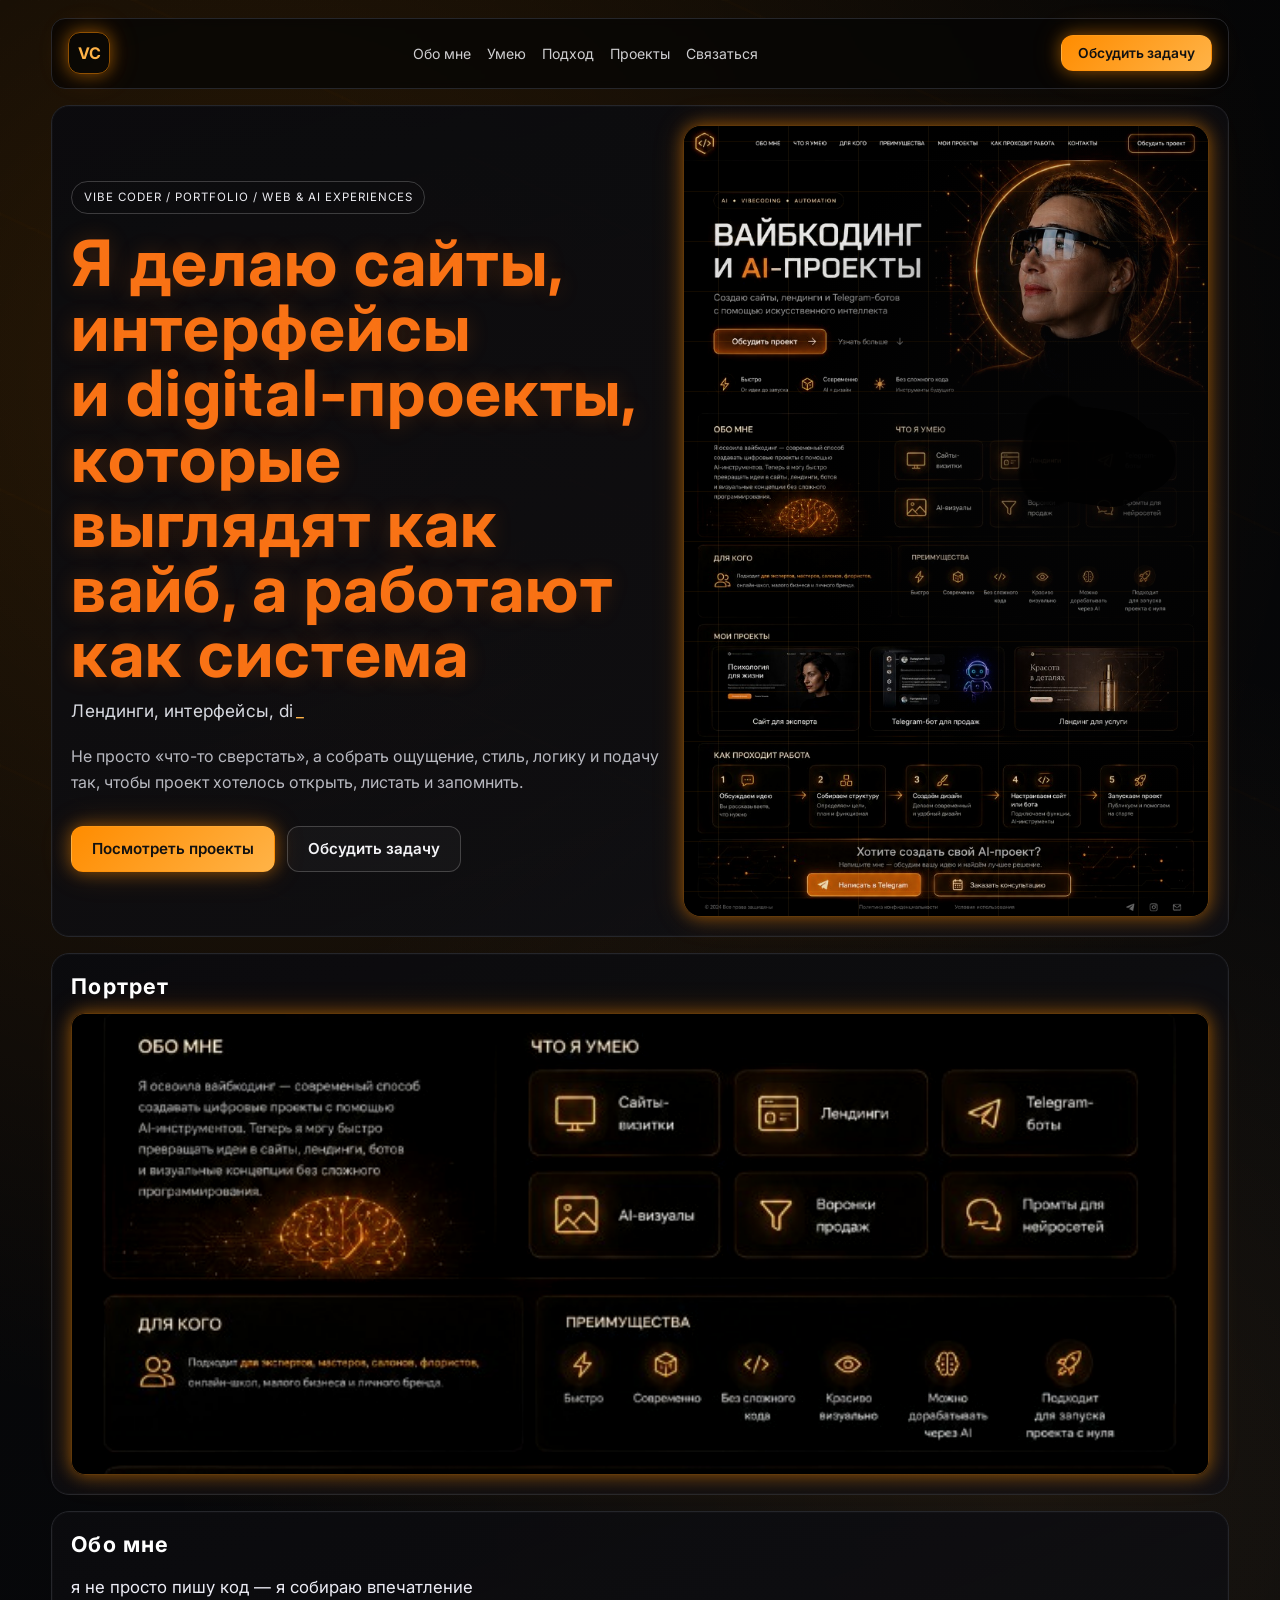
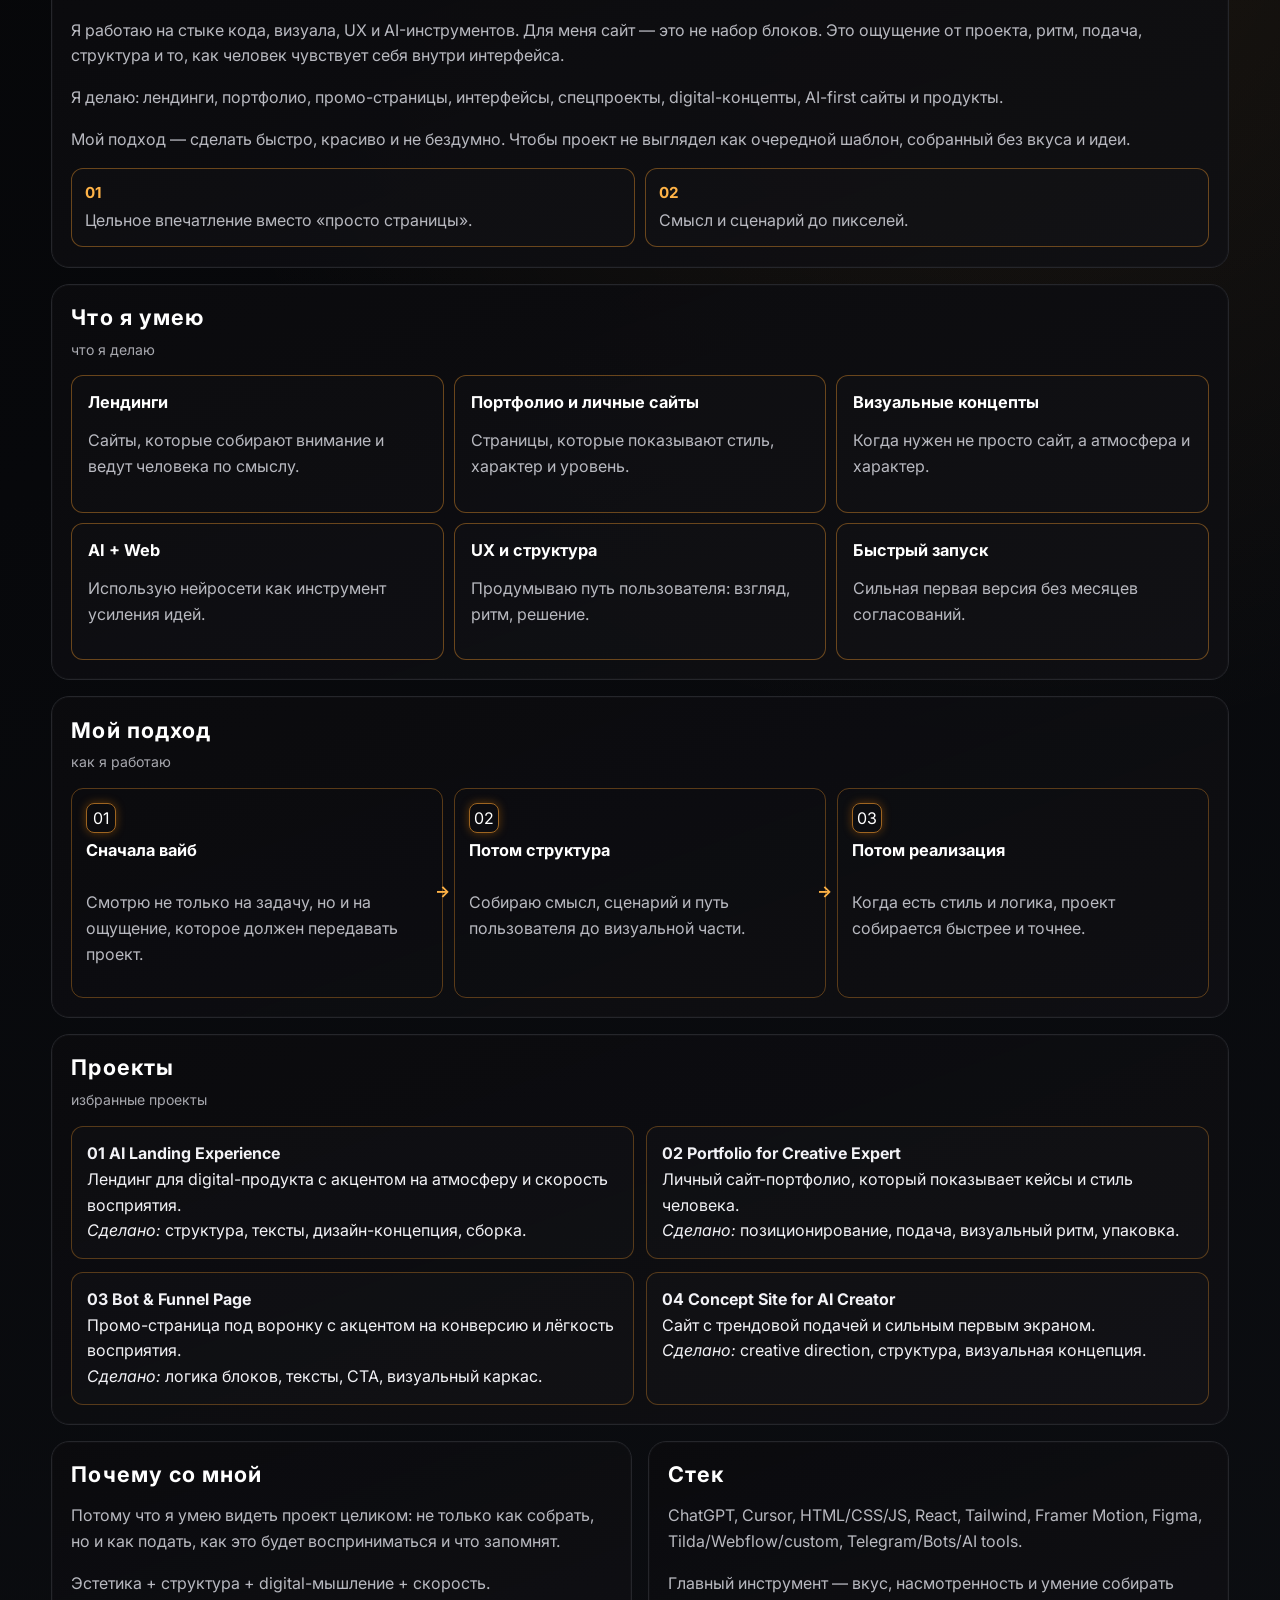
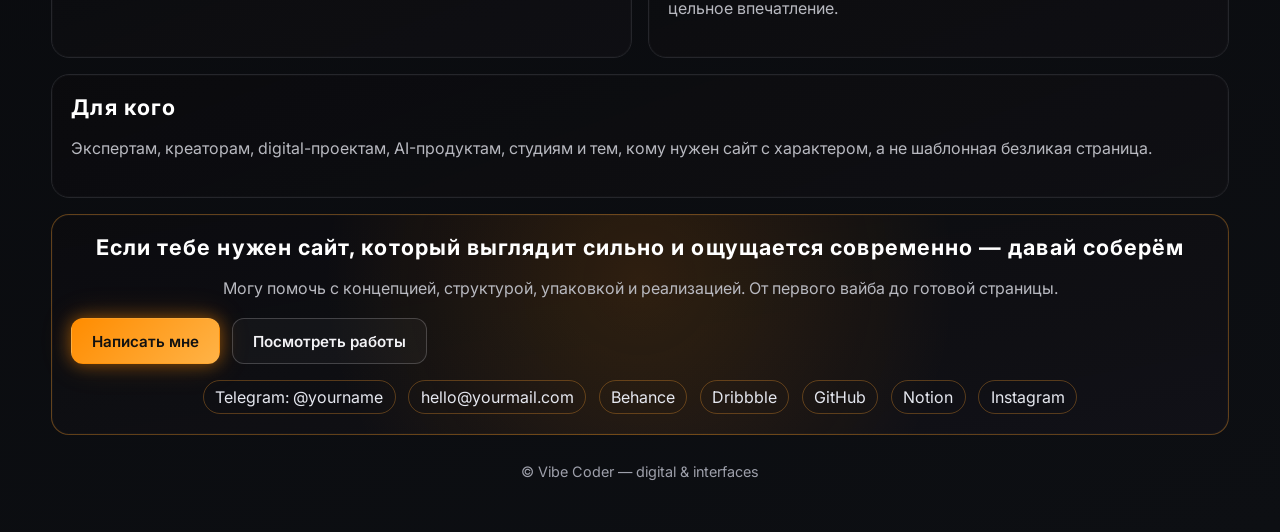
<file: index.html>
<!doctype html>
<html lang="ru">
  <head>
    <meta charset="UTF-8" />
    <meta name="viewport" content="width=device-width, initial-scale=1.0" />
    <title>Вайбкодинг и AI-проекты</title>
    <link rel="preconnect" href="https://fonts.googleapis.com" />
    <link rel="preconnect" href="https://fonts.gstatic.com" crossorigin />
    <link
      href="https://fonts.googleapis.com/css2?family=Inter:wght@400;500;600;700;800&display=swap"
      rel="stylesheet"
    />
    <link rel="stylesheet" href="styles.css" />
  </head>
  <body>
    <div class="tech-overlay" aria-hidden="true"></div>
    <div class="container">
      <header class="site-header reveal">
        <a class="logo" href="#">
          <span class="logo-mark">VC</span>
        </a>
        <nav class="main-nav">
          <a href="#about">Обо мне</a>
          <a href="#skills">Умею</a>
          <a href="#approach">Подход</a>
          <a href="#projects">Проекты</a>
          <a href="#contacts">Связаться</a>
        </nav>
        <a class="btn btn-primary btn-sm" href="#contacts">Обсудить задачу</a>
      </header>

      <main>
        <section class="hero card reveal">
          <div class="hero-left">
            <p class="badge">vibe coder / portfolio / web &amp; ai experiences</p>
            <h1 class="hero-title">
              <span class="gradient-text">Я делаю сайты, интерфейсы</span><br />
              <span class="gradient-text">и digital-проекты, которые</span><br />
              <span class="gradient-text">выглядят как вайб, а работают как система</span>
            </h1>
            <p class="typed-line">
              <span id="hero-typed"></span><span class="typed-cursor">_</span>
            </p>
            <p class="hero-subtitle">
              Не просто «что-то сверстать», а собрать ощущение, стиль, логику и подачу так, чтобы
              проект хотелось открыть, листать и запомнить.
            </p>
            <div class="hero-actions">
              <a class="btn btn-primary" href="#projects">Посмотреть проекты</a>
              <a class="btn btn-ghost" href="#contacts">Обсудить задачу</a>
            </div>
          </div>
          <div class="hero-right">
            <div class="portrait-wrap">
              <div class="neon-ring" aria-hidden="true"></div>
              <img
                src="Image/hero-reference.png"
                alt="Портрет"
              />
              <div class="glasses-mask" aria-hidden="true"></div>
              <div class="chip-lines" aria-hidden="true"></div>
            </div>
          </div>
        </section>

        <section class="card reveal portrait-block">
          <h2>Портрет</h2>
          <div class="portrait-inline">
            <img src="Image/hero-reference.png" alt="Портрет Vibe Coder" />
          </div>
        </section>

        <section id="about" class="card reveal">
          <h2>Обо мне</h2>
          <p class="lead">я не просто пишу код — я собираю впечатление</p>
          <p>
            Я работаю на стыке кода, визуала, UX и AI-инструментов. Для меня сайт — это не набор
            блоков. Это ощущение от проекта, ритм, подача, структура и то, как человек чувствует
            себя внутри интерфейса.
          </p>
          <p>Я делаю: лендинги, портфолио, промо-страницы, интерфейсы, спецпроекты, digital-концепты, AI-first сайты и продукты.</p>
          <p>
            Мой подход — сделать быстро, красиво и не бездумно. Чтобы проект не выглядел как
            очередной шаблон, собранный без вкуса и идеи.
          </p>
          <div class="two-notes">
            <article class="note-card"><span>01</span><p>Цельное впечатление вместо «просто страницы».</p></article>
            <article class="note-card"><span>02</span><p>Смысл и сценарий до пикселей.</p></article>
          </div>
        </section>

        <section id="skills" class="card reveal">
          <h2>Что я умею</h2>
          <p class="section-mini">что я делаю</p>
          <div class="skills-grid">
            <article class="skill-card"><h3>Лендинги</h3><p>Сайты, которые собирают внимание и ведут человека по смыслу.</p></article>
            <article class="skill-card"><h3>Портфолио и личные сайты</h3><p>Страницы, которые показывают стиль, характер и уровень.</p></article>
            <article class="skill-card"><h3>Визуальные концепты</h3><p>Когда нужен не просто сайт, а атмосфера и характер.</p></article>
            <article class="skill-card"><h3>AI + Web</h3><p>Использую нейросети как инструмент усиления идей.</p></article>
            <article class="skill-card"><h3>UX и структура</h3><p>Продумываю путь пользователя: взгляд, ритм, решение.</p></article>
            <article class="skill-card"><h3>Быстрый запуск</h3><p>Сильная первая версия без месяцев согласований.</p></article>
          </div>
        </section>

        <section id="approach" class="card reveal">
          <h2>Мой подход</h2>
          <p class="section-mini">как я работаю</p>
          <div class="approach-grid">
            <article class="step"><span>01</span><h3>Сначала вайб</h3><p>Смотрю не только на задачу, но и на ощущение, которое должен передавать проект.</p></article>
            <article class="step"><span>02</span><h3>Потом структура</h3><p>Собираю смысл, сценарий и путь пользователя до визуальной части.</p></article>
            <article class="step"><span>03</span><h3>Потом реализация</h3><p>Когда есть стиль и логика, проект собирается быстрее и точнее.</p></article>
          </div>
        </section>

        <section id="projects" class="card reveal">
          <h2>Проекты</h2>
          <p class="section-mini">избранные проекты</p>
          <div class="projects-grid projects-list">
            <article class="project-card"><p><strong>01 AI Landing Experience</strong><br />Лендинг для digital-продукта с акцентом на атмосферу и скорость восприятия.<br /><em>Сделано:</em> структура, тексты, дизайн-концепция, сборка.</p></article>
            <article class="project-card"><p><strong>02 Portfolio for Creative Expert</strong><br />Личный сайт-портфолио, который показывает кейсы и стиль человека.<br /><em>Сделано:</em> позиционирование, подача, визуальный ритм, упаковка.</p></article>
            <article class="project-card"><p><strong>03 Bot &amp; Funnel Page</strong><br />Промо-страница под воронку с акцентом на конверсию и лёгкость восприятия.<br /><em>Сделано:</em> логика блоков, тексты, CTA, визуальный каркас.</p></article>
            <article class="project-card"><p><strong>04 Concept Site for AI Creator</strong><br />Сайт с трендовой подачей и сильным первым экраном.<br /><em>Сделано:</em> creative direction, структура, визуальная концепция.</p></article>
          </div>
        </section>

        <section class="grid-2 reveal">
          <article class="card">
            <h2>Почему со мной</h2>
            <p>Потому что я умею видеть проект целиком: не только как собрать, но и как подать, как это будет восприниматься и что запомнят.</p>
            <p>Эстетика + структура + digital-мышление + скорость.</p>
          </article>
          <article class="card">
            <h2>Стек</h2>
            <p>ChatGPT, Cursor, HTML/CSS/JS, React, Tailwind, Framer Motion, Figma, Tilda/Webflow/custom, Telegram/Bots/AI tools.</p>
            <p>Главный инструмент — вкус, насмотренность и умение собирать цельное впечатление.</p>
          </article>
        </section>

        <section class="card reveal">
          <h2>Для кого</h2>
          <p>
            Экспертам, креаторам, digital-проектам, AI-продуктам, студиям и тем, кому нужен сайт с
            характером, а не шаблонная безликая страница.
          </p>
        </section>

        <section id="contacts" class="card cta reveal">
          <h2>Если тебе нужен сайт, который выглядит сильно и ощущается современно — давай соберём</h2>
          <p>Могу помочь с концепцией, структурой, упаковкой и реализацией. От первого вайба до готовой страницы.</p>
          <div class="hero-actions">
            <a class="btn btn-primary" href="#">Написать мне</a>
            <a class="btn btn-ghost" href="#projects">Посмотреть работы</a>
          </div>
          <div class="contacts-list">
            <a href="#">Telegram: @yourname</a>
            <a href="#">hello@yourmail.com</a>
            <a href="#">Behance</a>
            <a href="#">Dribbble</a>
            <a href="#">GitHub</a>
            <a href="#">Notion</a>
            <a href="#">Instagram</a>
          </div>
        </section>
      </main>

      <footer class="site-footer reveal">
        <span>© Vibe Coder — digital &amp; interfaces</span>
      </footer>
    </div>

    <script src="script.js"></script>
  </body>
</html>
</file>
<file: styles.css>
:root {
  --bg: #050505;
  --bg-soft: #101114;
  --panel: #0c0c0f;
  --line: #25262b;
  --text: #ffffff;
  --muted: #b8b9c0;
  --accent: #ff8c00;
  --accent-soft: #ffb347;
  --glow: 0 0 16px rgba(255, 140, 0, 0.45), 0 0 32px rgba(255, 140, 0, 0.2);
}

* {
  box-sizing: border-box;
}

html,
body {
  margin: 0;
  padding: 0;
  font-family: "Inter", "SF Pro Display", system-ui, sans-serif;
  color: var(--text);
  background:
    radial-gradient(circle at 20% 10%, rgba(255, 140, 0, 0.14), transparent 30%),
    radial-gradient(circle at 80% 40%, rgba(255, 179, 71, 0.08), transparent 35%),
    linear-gradient(160deg, var(--bg) 0%, #07080b 50%, #0d0f13 100%);
  min-height: 100%;
}

body {
  position: relative;
}

.tech-overlay {
  position: fixed;
  inset: 0;
  pointer-events: none;
  background-image:
    linear-gradient(rgba(255, 255, 255, 0.02) 1px, transparent 1px),
    linear-gradient(90deg, rgba(255, 255, 255, 0.02) 1px, transparent 1px),
    repeating-linear-gradient(
      25deg,
      transparent 0 120px,
      rgba(255, 140, 0, 0.05) 121px 123px,
      transparent 124px 250px
    );
  background-size:
    38px 38px,
    38px 38px,
    100% 100%;
  opacity: 0.35;
  z-index: 0;
}

.container {
  width: min(1200px, 92vw);
  margin: 0 auto;
  padding: 1.1rem 0 2.4rem;
  position: relative;
  z-index: 1;
}

.site-header {
  display: flex;
  align-items: center;
  justify-content: space-between;
  gap: 1rem;
  padding: 0.85rem 1rem;
  border: 1px solid var(--line);
  border-radius: 14px;
  background: rgba(5, 5, 5, 0.72);
  backdrop-filter: blur(4px);
  position: sticky;
  top: 10px;
  z-index: 20;
}

.logo {
  text-decoration: none;
  flex-shrink: 0;
}

.logo-mark {
  display: inline-grid;
  place-items: center;
  width: 42px;
  height: 42px;
  border-radius: 12px;
  border: 1px solid rgba(255, 140, 0, 0.55);
  color: var(--accent-soft);
  box-shadow: var(--glow);
  font-weight: 700;
}

.main-nav {
  display: flex;
  align-items: center;
  gap: 1rem;
  flex-wrap: wrap;
  justify-content: center;
}

.main-nav a {
  color: #f1f1f4;
  text-decoration: none;
  font-size: 0.88rem;
  opacity: 0.85;
  transition: 0.2s ease;
}

.main-nav a:hover {
  color: var(--accent-soft);
  opacity: 1;
}

.btn {
  border-radius: 12px;
  padding: 0.8rem 1.25rem;
  text-decoration: none;
  font-weight: 600;
  font-size: 0.95rem;
  transition: transform 0.25s ease, box-shadow 0.25s ease, border-color 0.25s ease;
  border: 1px solid transparent;
}

.btn:hover {
  transform: translateY(-2px);
}

.btn-primary {
  color: #111;
  background: linear-gradient(135deg, var(--accent) 0%, var(--accent-soft) 100%);
  box-shadow: var(--glow);
}

.btn-ghost {
  color: #f3f3f6;
  border-color: rgba(255, 255, 255, 0.2);
  background: rgba(255, 255, 255, 0.03);
}

.btn-ghost:hover {
  border-color: rgba(255, 179, 71, 0.7);
  box-shadow: 0 0 20px rgba(255, 140, 0, 0.18);
}

.btn-sm {
  padding: 0.55rem 1rem;
  font-size: 0.86rem;
}

main {
  margin-top: 1rem;
  display: grid;
  gap: 1rem;
}

.card {
  border: 1px solid var(--line);
  border-radius: 18px;
  padding: 1.2rem;
  background: linear-gradient(160deg, rgba(11, 11, 14, 0.96), rgba(16, 16, 20, 0.85));
  box-shadow: 0 0 0 1px rgba(255, 255, 255, 0.02) inset;
}

.hero {
  display: grid;
  grid-template-columns: 1.06fr 0.94fr;
  gap: 1.2rem;
  align-items: stretch;
  min-height: 520px;
}

.hero-left {
  display: flex;
  flex-direction: column;
  justify-content: center;
}

.badge {
  display: inline-flex;
  width: fit-content;
  font-size: 0.72rem;
  letter-spacing: 0.09em;
  text-transform: uppercase;
  color: #ececf1;
  border: 1px solid rgba(255, 255, 255, 0.2);
  border-radius: 999px;
  padding: 0.38rem 0.7rem;
  margin-bottom: 1rem;
}

h1 {
  margin: 0;
  font-size: clamp(2rem, 5vw, 4.2rem);
  line-height: 1.02;
  letter-spacing: 0.02em;
}

.hero-title .gradient-text {
  display: inline-block;
  background-image: linear-gradient(90deg, #f97316, #f97316, #eab308, #f97316);
  background-size: 300% 100%;
  background-position: 0% 50%;
  -webkit-background-clip: text;
  background-clip: text;
  color: transparent;
  animation: heroGradientShift 20s cubic-bezier(0.42, 0, 0.22, 1) infinite;
  text-shadow: 0 0 22px rgba(249, 115, 22, 0.2);
  animation-play-state: running;
}

.hero-title .gradient-text:nth-child(2) {
  animation-duration: 24s;
  animation-delay: 0.2s;
}

.hero-title .gradient-text:nth-child(4) {
  animation-duration: 28s;
  animation-delay: 0.4s;
}

.hero-title:hover .gradient-text {
  animation-play-state: paused;
}

.typed-line {
  margin: 0.65rem 0 0.2rem;
  min-height: 1.5rem;
  color: #d8dae1;
  font-size: clamp(0.9rem, 1.45vw, 1.08rem);
  letter-spacing: 0.01em;
}

.typed-cursor {
  display: inline-block;
  margin-left: 0.15rem;
  color: var(--accent-soft);
  animation: typedCursorBlink 1.5s ease-in-out infinite;
}

h2 {
  margin: 0 0 0.85rem;
  font-size: clamp(1.05rem, 1.8vw, 1.35rem);
  letter-spacing: 0.05em;
}

h3 {
  margin: 0 0 0.45rem;
  font-size: 1.02rem;
}

.hero-subtitle,
p {
  color: var(--muted);
  line-height: 1.6;
}

.lead {
  color: #ececf5;
  font-size: 1.05rem;
}

.section-mini {
  margin-top: -0.3rem;
  margin-bottom: 0.9rem;
  font-size: 0.88rem;
  text-transform: lowercase;
  opacity: 0.9;
}

.hero-actions {
  display: flex;
  gap: 0.7rem;
  flex-wrap: wrap;
  margin-top: 0.9rem;
}

.quick-points {
  margin-top: 1.2rem;
  display: flex;
  gap: 1rem;
  flex-wrap: wrap;
  color: #ececf4;
}

.quick-points span {
  opacity: 0.95;
}

.hero-right {
  display: flex;
  align-items: center;
  justify-content: center;
}

.portrait-wrap {
  position: relative;
  width: 100%;
  height: 100%;
  min-height: 400px;
  border-radius: 18px;
  overflow: hidden;
  border: 1px solid rgba(255, 140, 0, 0.35);
  box-shadow: var(--glow);
}

.portrait-wrap img {
  width: 100%;
  height: 100%;
  object-fit: cover;
  object-position: center;
  filter: contrast(1.06) saturate(0.95) brightness(0.92);
}

.neon-ring {
  position: absolute;
  inset: 9% 11%;
  border-radius: 50%;
  border: 2px solid rgba(255, 150, 45, 0.75);
  box-shadow: 0 0 32px rgba(255, 140, 0, 0.58), inset 0 0 24px rgba(255, 140, 0, 0.24);
  pointer-events: none;
}

.chip-lines {
  position: absolute;
  inset: 0;
  background:
    repeating-linear-gradient(
      0deg,
      transparent 0 24px,
      rgba(255, 140, 0, 0.07) 24px 25px,
      transparent 25px 50px
    ),
    repeating-linear-gradient(
      90deg,
      transparent 0 34px,
      rgba(255, 179, 71, 0.07) 34px 35px,
      transparent 35px 70px
    );
  mix-blend-mode: screen;
  pointer-events: none;
}

.portrait-wrap::after {
  content: "";
  position: absolute;
  inset: 0;
  pointer-events: none;
  background:
    radial-gradient(
      ellipse at 82% 40%,
      rgba(6, 6, 7, 0.72) 0%,
      rgba(7, 7, 8, 0.5) 16%,
      rgba(10, 10, 11, 0.22) 32%,
      transparent 54%
    );
  z-index: 3;
}

.glasses-mask {
  position: absolute;
  right: 9.8%;
  top: 35.8%;
  width: 24%;
  height: 12%;
  border-radius: 999px;
  background:
    radial-gradient(circle at 15% 50%, rgba(255, 146, 31, 0.1), transparent 54%),
    linear-gradient(96deg, rgba(8, 8, 9, 0.995) 0%, rgba(6, 6, 7, 1) 100%);
  box-shadow: 0 0 8px rgba(255, 140, 0, 0.08), inset 0 0 14px rgba(0, 0, 0, 0.55);
  transform: rotate(7.5deg) scale(1.02);
  pointer-events: none;
  z-index: 5;
  mix-blend-mode: multiply;
  opacity: 0.94;
}

.glasses-mask::after {
  content: "";
  position: absolute;
  right: -14%;
  top: 14%;
  width: 64%;
  height: 66%;
  border-radius: 999px;
  background: linear-gradient(90deg, rgba(7, 7, 8, 1), rgba(5, 5, 6, 1));
  box-shadow: 0 0 6px rgba(255, 140, 0, 0.06);
}

.glasses-mask::before {
  content: "";
  position: absolute;
  left: -6%;
  top: -8%;
  width: 48%;
  height: 116%;
  border-radius: 999px;
  background: radial-gradient(circle at 58% 50%, rgba(255, 151, 36, 0.14), rgba(8, 8, 9, 0.88) 55%, rgba(6, 6, 7, 0.98) 100%);
  filter: blur(1px);
}

.grid-2 {
  display: grid;
  grid-template-columns: 1fr 1fr;
  gap: 1rem;
}

.portrait-inline {
  border: 1px solid rgba(255, 140, 0, 0.35);
  border-radius: 14px;
  overflow: hidden;
  box-shadow: var(--glow);
}

.portrait-inline img {
  display: block;
  width: 100%;
  max-height: 460px;
  object-fit: cover;
  object-position: center;
  filter: contrast(1.05) saturate(0.95);
}

.two-notes {
  margin-top: 0.65rem;
  display: grid;
  grid-template-columns: 1fr 1fr;
  gap: 0.65rem;
}

.note-card {
  border: 1px solid rgba(255, 160, 45, 0.38);
  border-radius: 12px;
  padding: 0.8rem;
  background: rgba(255, 255, 255, 0.01);
}

.note-card span {
  font-size: 0.95rem;
  color: var(--accent-soft);
  font-weight: 700;
}

.note-card p {
  margin: 0.38rem 0 0;
}

.brain-card {
  display: grid;
  align-content: start;
}

.brain-icon {
  width: min(240px, 90%);
  aspect-ratio: 1;
  margin-inline: auto;
  border-radius: 50%;
  border: 1px solid rgba(255, 140, 0, 0.5);
  background:
    radial-gradient(circle at 50% 35%, rgba(255, 179, 71, 0.28), transparent 45%),
    repeating-linear-gradient(
      125deg,
      rgba(255, 179, 71, 0.15) 0 2px,
      transparent 2px 16px
    );
  box-shadow: var(--glow);
}

.skills-grid {
  display: grid;
  grid-template-columns: repeat(3, minmax(0, 1fr));
  gap: 0.65rem;
}

.skill-card {
  border: 1px solid rgba(255, 160, 45, 0.38);
  background: rgba(255, 255, 255, 0.01);
  border-radius: 12px;
  padding: 1rem;
  transition: transform 0.25s ease, box-shadow 0.25s ease, border-color 0.25s ease;
}

.skill-card:hover,
.project-card:hover {
  transform: translateY(-4px);
  border-color: rgba(255, 179, 71, 0.8);
  box-shadow: var(--glow);
}

.benefits-row {
  display: grid;
  grid-template-columns: repeat(3, minmax(0, 1fr));
  gap: 0.45rem;
}

.benefits-row span {
  display: inline-flex;
  align-items: center;
  justify-content: center;
  min-height: 44px;
  border-radius: 10px;
  border: 1px solid rgba(255, 160, 45, 0.35);
  box-shadow: 0 0 10px rgba(255, 140, 0, 0.18);
}

.projects-grid {
  display: grid;
  grid-template-columns: repeat(3, minmax(0, 1fr));
  gap: 0.8rem;
}

.projects-list {
  grid-template-columns: repeat(2, minmax(0, 1fr));
}

.project-card {
  border: 1px solid rgba(255, 160, 45, 0.3);
  border-radius: 12px;
  background: rgba(255, 255, 255, 0.015);
  overflow: hidden;
  transition: transform 0.25s ease, box-shadow 0.25s ease, border-color 0.25s ease;
}

.project-thumb {
  height: 120px;
  background:
    linear-gradient(160deg, rgba(255, 140, 0, 0.34), rgba(20, 20, 24, 0.2)),
    radial-gradient(circle at 60% 30%, rgba(255, 179, 71, 0.3), transparent 55%),
    #0c0d10;
}

.project-card p {
  margin: 0;
  padding: 0.9rem;
  color: #f2f2f6;
}

.contacts-list {
  margin-top: 1rem;
  display: flex;
  gap: 0.8rem;
  justify-content: center;
  flex-wrap: wrap;
}

.contacts-list a {
  color: #e5e7ef;
  text-decoration: none;
  border: 1px solid rgba(255, 160, 45, 0.3);
  border-radius: 999px;
  padding: 0.38rem 0.7rem;
}

.steps-row {
  display: grid;
  grid-template-columns: repeat(5, minmax(0, 1fr));
  gap: 0.55rem;
}

.approach-grid {
  display: grid;
  grid-template-columns: repeat(3, minmax(0, 1fr));
  gap: 0.7rem;
}

.step {
  border: 1px solid rgba(255, 160, 45, 0.32);
  border-radius: 12px;
  padding: 0.85rem;
  display: grid;
  gap: 0.45rem;
  align-content: start;
  position: relative;
}

.step span {
  width: 30px;
  height: 30px;
  border-radius: 8px;
  display: grid;
  place-items: center;
  border: 1px solid rgba(255, 160, 45, 0.6);
  box-shadow: 0 0 10px rgba(255, 140, 0, 0.35);
}

.step:not(:last-child)::after {
  content: "→";
  position: absolute;
  right: -0.48rem;
  top: 44%;
  color: var(--accent-soft);
  font-weight: 700;
}

.cta {
  text-align: center;
  background:
    radial-gradient(circle at 50% 30%, rgba(255, 140, 0, 0.14), transparent 52%),
    linear-gradient(170deg, rgba(12, 12, 15, 0.95), rgba(18, 18, 24, 0.88));
  border-color: rgba(255, 160, 45, 0.35);
}

.site-footer {
  margin-top: 1rem;
  padding: 0.8rem 0.25rem;
  display: flex;
  justify-content: center;
  gap: 1.2rem;
  color: #9ea0ab;
  font-size: 0.9rem;
}

.site-footer a {
  color: inherit;
  text-decoration: none;
}

.reveal {
  opacity: 0;
  transform: translateY(18px);
  transition: opacity 0.65s ease, transform 0.65s ease;
}

.reveal.visible {
  opacity: 1;
  transform: translateY(0);
}

@keyframes heroGradientShift {
  0% {
    background-position: 0% 50%;
  }
  50% {
    background-position: 100% 50%;
  }
  100% {
    background-position: 0% 50%;
  }
}

@keyframes typedCursorBlink {
  0%,
  49% {
    opacity: 1;
  }
  50%,
  100% {
    opacity: 0.2;
  }
}

@media (max-width: 1080px) {
  .main-nav {
    display: none;
  }

  .hero {
    grid-template-columns: 1fr;
  }

  .portrait-wrap {
    min-height: 360px;
  }
}

@media (max-width: 760px) {
  .container {
    width: min(100%, 94vw);
  }

  .grid-2,
  .skills-grid,
  .approach-grid,
  .two-notes,
  .projects-grid,
  .steps-row,
  .benefits-row {
    grid-template-columns: 1fr;
  }

  .site-header {
    padding: 0.7rem 0.8rem;
  }

  .btn {
    width: 100%;
    text-align: center;
  }

  .hero-actions {
    width: 100%;
  }

  .step:not(:last-child)::after {
    display: none;
  }

  .glasses-mask {
    right: 6.8%;
    width: 28%;
    top: 36.1%;
    height: 12.4%;
  }
}

@media (prefers-reduced-motion: reduce) {
  .hero-title .gradient-text,
  .typed-cursor {
    animation: none;
  }
}
</file>
